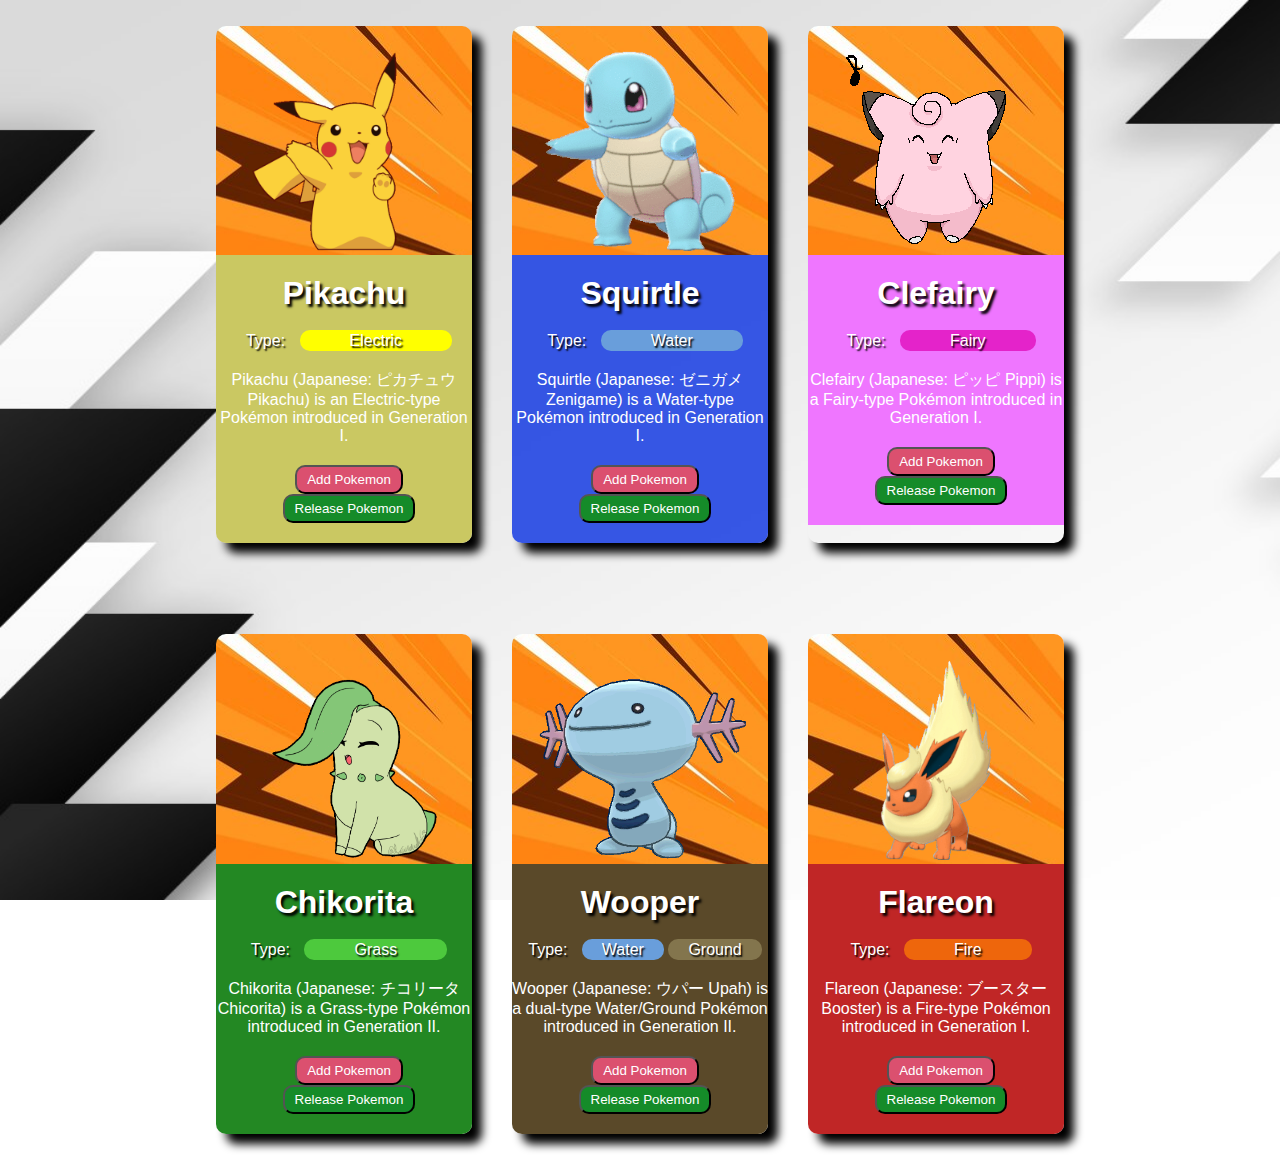
<file: Dela Cruz_tsa4.html>
<!DOCTYPE html>
<html lang="en">
<head>
    <meta charset="UTF-8">
    <meta name="viewport" content="width=device-width, initial-scale=1.0">
    <link rel = "stylesheet" href = "tsa4.css">
</head>
<body class="body">
    <div class="container">
        
        <div class="card">
            <div class="up">
                <img src="pikatiu.gif" alt="">
            </div>

            <div class="down">
                <h1 class="name"> Pikachu </h1>
                <p class="type"> Type:</p>
                <p class="typeelectric"> Electric</p>
                <p class="descrip"> Pikachu (Japanese: ピカチュウ Pikachu) is an Electric-type Pokémon introduced 
                in Generation I.</p>
                <div class="buttons">
                    <button class="add"> Add Pokemon</button>
                    <button class="release"> Release Pokemon</button>
                </div>
            </div>
        </div>

        <div class="card">
            <div class="up">
                <img src="squirtle.gif" alt="">
            </div>

            <div class="downz">
                <h1 class="name"> Squirtle </h1>
                <p class="typez"> Type:</p>
                <p class="typewater"> Water</p>
                <p class="descrip"> Squirtle (Japanese: ゼニガメ Zenigame) is a Water-type Pokémon introduced in Generation I.</p>
                <div class="button">
                    <button class="add"> Add Pokemon</button>
                    <button class="release"> Release Pokemon</button>
                </div>
            </div>
        </div>

        <div class="card">
            <div class="up">
                <img src="clefairy.gif" alt="">
            </div>
 
            <div class="downs">
                <h1 class="name"> Clefairy </h1>
                <p class="types"> Type:</p>
                <p class="typefairy"> Fairy</p>
                <p class="descrip"> Clefairy (Japanese: ピッピ Pippi) is a Fairy-type Pokémon introduced in Generation I.</p>
                <div class="buttonz">
                    <button class="add"> Add Pokemon</button>
                    <button class="release"> Release Pokemon</button>
                </div>
            </div>
        </div>

        <div class="containers">
        
            <div class="card">
                <div class="up">
                    <img src="chik.gif" alt="">
                </div>
    
                <div class="dwn">
                    <h1 class="name"> Chikorita </h1>
                    <p class="t"> Type:</p>
                    <p class="typegrass"> Grass</p>
                    <p class="descrip"> Chikorita (Japanese: チコリータ Chicorita) is a Grass-type Pokémon introduced in Generation II.</p>
                    <div class="btn">
                        <button class="add"> Add Pokemon</button>
                        <button class="release"> Release Pokemon</button>
                    </div>
                </div>
            </div>

            <div class="card">
                <div class="up">
                    <img src="wooper.gif" alt="">
                </div>
    
                <div class="dw">
                    <h1 class="name"> Wooper </h1>
                    <p class="tp"> Type:</p>
                    <p class="typewoter"> Water</p>
                    <p class="typeground"> Ground</p>
                    <p class="descrip"> Wooper (Japanese: ウパー Upah) is a dual-type Water/Ground Pokémon introduced in Generation II.</p>
                    <div class="buton">
                        <button class="add"> Add Pokemon</button>
                        <button class="release"> Release Pokemon</button>
                    </div>
                </div>
            </div>

            <div class="card">
                <div class="up">
                    <img src="flareon.gif" alt="">
                </div>
    
                <div class="d">
                    <h1 class="name"> Flareon </h1>
                    <p class="tpe"> Type:</p>
                    <p class="typefire"> Fire</p>
                    <p class="descrip"> Flareon (Japanese: ブースター Booster) is a Fire-type Pokémon introduced in Generation I.</p>
                    <div class="biton">
                        <button class="add"> Add Pokemon</button>
                        <button class="release"> Release Pokemon</button>
                    </div>
                </div>
            </div>

    </div>

    

    

    


    
</body>
</html>
</file>
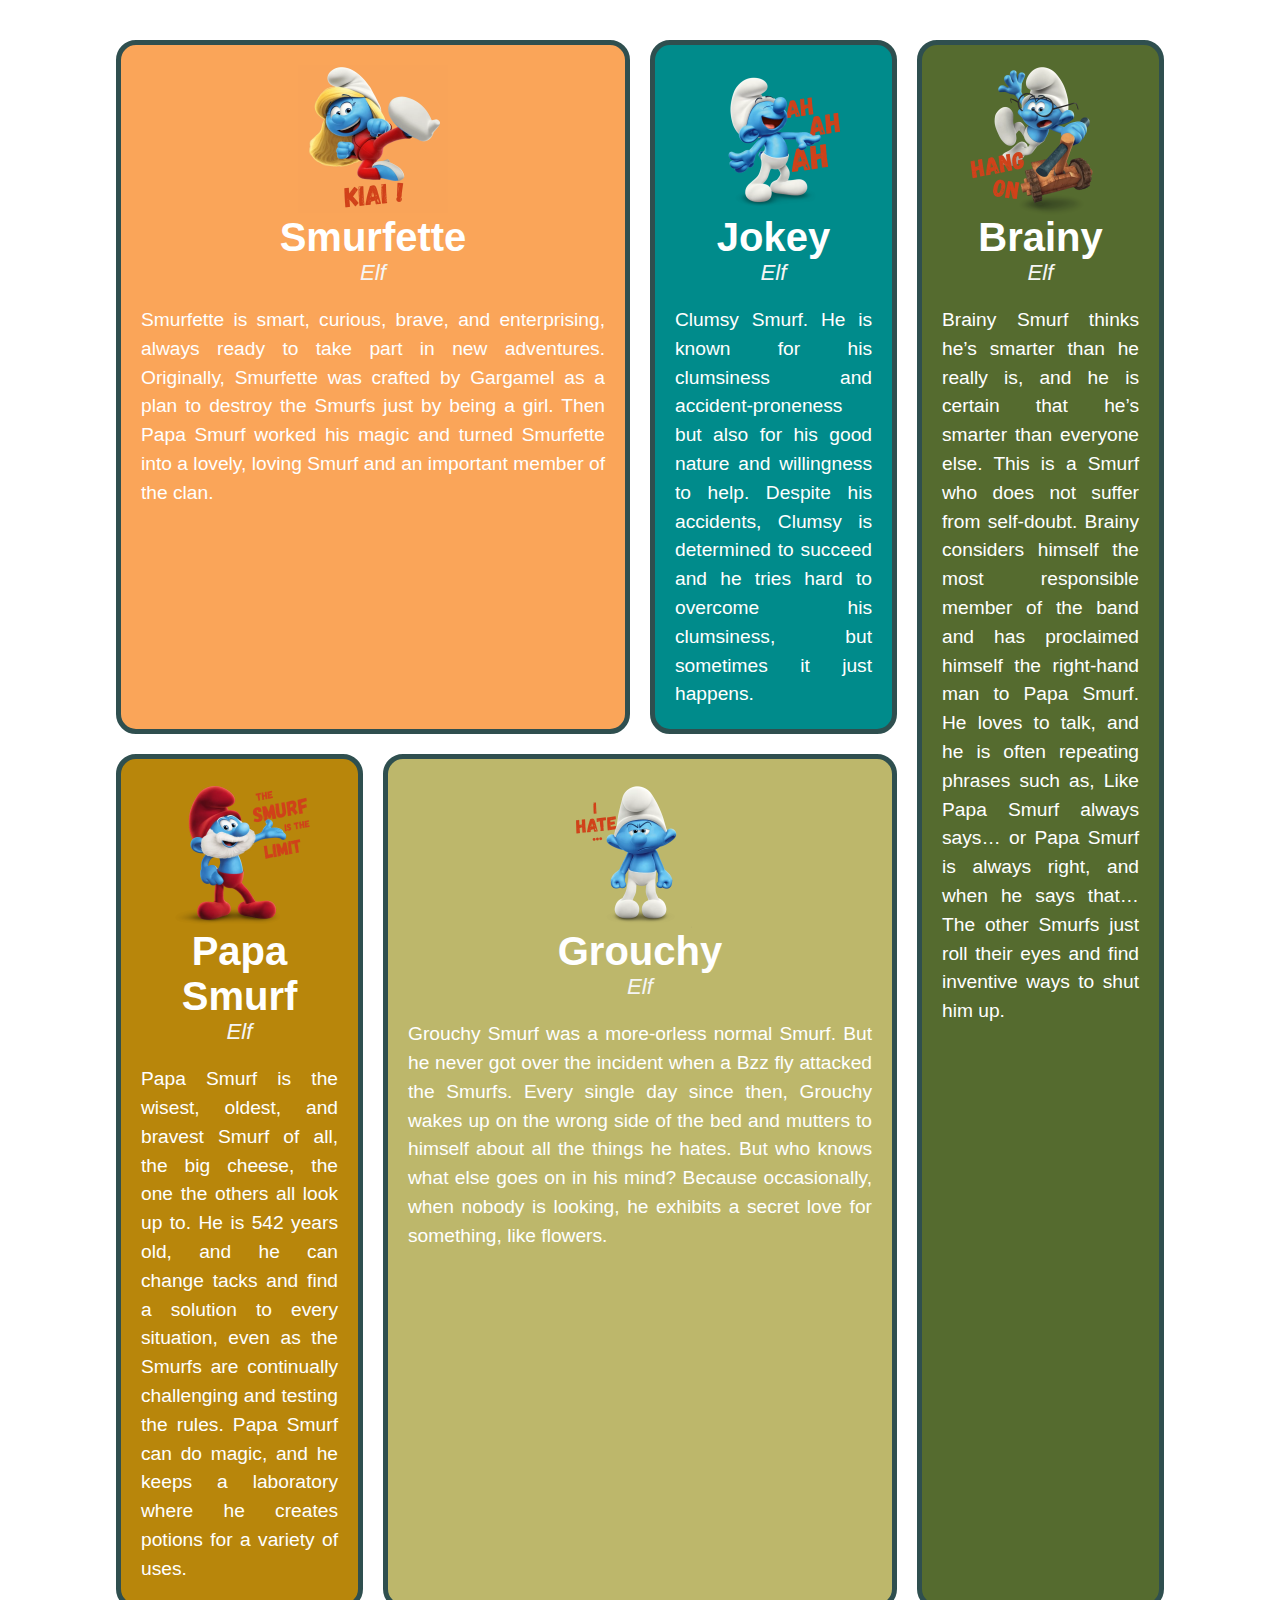
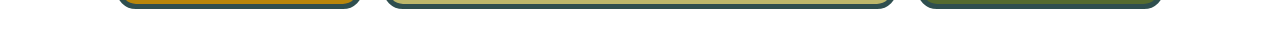
<file: Tiu_DelaCruz,B_TSA5.html>
<!DOCTYPE html>
<html lang="en">

<head>
    <meta charset="UTF-8">
    <meta name="viewport" content="width=device-width, initial-scale=1.0">
    <title>TSA5</title>
    <link rel="stylesheet" href="tsa5.css">
</head>

<body>
    <div class="smurf-container">
        <div class="item" id="smurfette">
            <div class="details">
                <img src="smurfettee.png" alt="">
                <div class="name-race">
                    <p class="name">Smurfette</p>
                    <p class="race">Elf</p>
                </div>
            </div>
            <p class="desc">Smurfette is smart, curious, brave, and enterprising, always ready to take part in new
                adventures. Originally, Smurfette was crafted by Gargamel as a plan to destroy the Smurfs just by being
                a girl. Then Papa Smurf worked his magic and turned Smurfette into a lovely, loving Smurf and an
                important member of the clan.</p>
        </div>
        <div class="item" id="jokey">
            <div class="details">
                <img src="jokes.png" alt="">
                <div class="name-race">
                    <p class="name">Jokey</p>
                    <p class="race">Elf</p>
                </div>
            </div>
            <p class="desc">Clumsy Smurf. He is known for his clumsiness and accident-proneness but also for his good
                nature and willingness to help. Despite his accidents, Clumsy is determined to succeed and he tries hard
                to overcome his clumsiness, but sometimes it just happens.</p>
        </div>
        <div class="item" id="papasmurf">
            <div class="details">
                <img src="pops.png" alt="">
                <div class="name-race">
                    <p class="name">Papa Smurf</p>
                    <p class="race">Elf</p>
                </div>
            </div>
            <p class="desc">Papa Smurf is the wisest, oldest, and bravest Smurf of all, the big cheese, the one the
                others all look up to. He is 542 years old, and he can change tacks and find a solution to every
                situation, even as the Smurfs are continually challenging and testing the rules. Papa Smurf can do
                magic, and he keeps a laboratory where he creates potions for a variety of uses.</p>
        </div>
        <div class="item" id="grouchy">
            <div class="details">
                <img src="grouchs.png" alt="">
                <div class="name-race">
                    <p class="name">Grouchy</p>
                    <p class="race">Elf</p>
                </div>
            </div>
            <p class="desc">Grouchy Smurf was a more-orless normal Smurf. But he never got over the incident when a Bzz
                fly attacked the Smurfs. Every single day since then, Grouchy wakes up on the wrong side of the bed and
                mutters to himself about all the things he hates. But who knows what else goes on in his mind? Because
                occasionally, when nobody is looking, he exhibits a secret love for something, like flowers.</p>
        </div>
        <div class="item" id="brainy">
            <div class="details">
                <img src="brains.png" alt="">
                <div class="name-race">
                    <p class="name">Brainy</p>
                    <p class="race">Elf</p>
                </div>
            </div>
            <p class="desc">Brainy Smurf thinks he’s smarter than he really is, and he is certain that he’s smarter than
                everyone else. This is a Smurf who does not suffer from self-doubt. Brainy considers himself the most
                responsible member of the band and has proclaimed himself the right-hand man to Papa Smurf. He loves to
                talk, and he is often repeating phrases such as, Like Papa Smurf always says… or Papa Smurf is always
                right, and when he says that… The other Smurfs just roll their eyes and find inventive ways to shut him
                up.</p>
        </div>
</body>

</html>
</file>
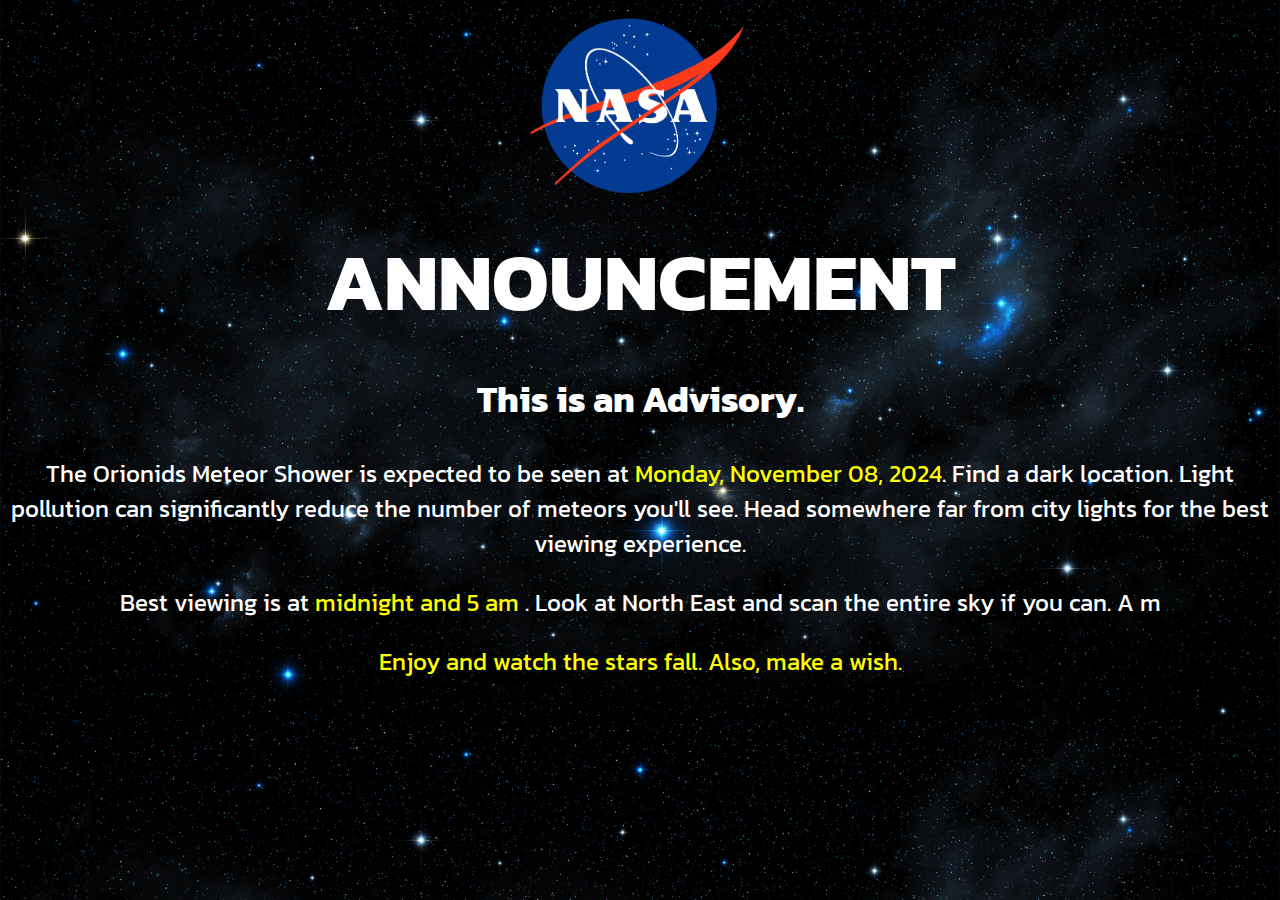
<file: Tiu_tsa3.html>
<!DOCTYPE html>
<html lang="en">

<head>
    <meta charset="UTF-8">
    <meta name="viewport" content="width=device-width, initial-scale=1.0">
    <title>Document</title>

    <link rel="stylesheet" href="Tiu_tsa3.css">
</head>

<body class="body">
    <img src="nasa.png">


    <h1 class="heading">
        ANNOUNCEMENT
    </h1>

    <h2 class="subheading">
        This is an Advisory.
    </h2>

    <p>
        The Orionids Meteor Shower is expected to be seen at <span class="berde">Monday, November 08, 2024</span>. Find
        a dark location. Light pollution can significantly reduce the number of meteors you'll see. Head somewhere far
        from city lights for the best viewing experience.
    </p>

    <p>
        Best viewing is at <span class="berde">midnight and 5 am </span>. Look at North East and scan the entire sky if you can. A m
    </p>

    <p>
        <span class="berde"> Enjoy and watch the stars fall. Also, make a wish.</span>
    </p>
</body>

</html>
</file>
<file: tsa4.css>
*{
    margin: 0;
    padding: 0;
    box-sizing: border-box;
    font-family: Arial, Helvetica, sans-serif;
}
.body{
    background-image: url(bg.jpg);
    background-size: cover;
    background-position: center;
    background-attachment: fixed;
    background-repeat: no-repeat;
}

.up{
    background-image: url(bgcard.jpg);
}

.down{

    background-color: rgb(202, 200, 98);
}

.container{
    display:flex;
    flex-wrap: wrap;
    max-width: 1500px;
    justify-content: center;
    gap: 40px;
}

.card{
    border-radius: 10px;
    overflow: hidden;
    width:20%;
    text-align: center;
    display: inline-block;
    box-shadow: 10px 10px 10px black;
    margin-top: 2%;
}

img{
    height: 200px;
    margin-top: 10%;
}

.typeelectric {
    background-color: yellow;
    display: inline;
    padding: 2px 50px;
    border-radius: 10px;
    text-shadow:1.5px 1.5px 1.5px black;
    color:white;


}
.type {
    padding: 5px 10px;
    border-radius: 5px;
    color:white;
    display: inline;
    text-shadow:1.5px 1.5px 1.5px black;
}

.name{
    color: white;
    text-shadow:2.5px 2.5px 2.5px black;
    padding: 20px 0 20px 0;
}

.buttons .add{
    background-color: rgb(219, 80, 111);
    margin-left: 10px;
    border-radius: 10px;
    padding: 5px 10px;
    color:white;
}
.buttons .add:hover{
    opacity: 0.7;
}
.buttons .release{
    background-color: rgb(21, 139, 41);
    margin-left: 10px;
    border-radius: 10px;
    padding: 5px 10px;
    color:white;
}
.buttons .release:hover{
    opacity: 0.7;
}
.buttons{
    padding: 0 0 20px 0;
}

.descrip{
    padding: 20px 0 20px 0;
    color: white;
}


.button .add{
    background-color: rgb(219, 80, 111);
    margin-left: 10px;
    border-radius: 10px;
    padding: 5px 10px;
    color:white;
}
.button .add:hover{
    opacity: 0.7;
}
.button .release{
    background-color: rgb(21, 139, 41);
    margin-left: 10px;
    border-radius: 10px;
    padding: 5px 10px;
    color:white;
}
.button .release:hover{
    opacity: 0.7;
}
.button{
    padding: 0 0 20px 0;
}
.typez {
    padding: 5px 10px;
    border-radius: 5px;
    color:white;
    display: inline;
    text-shadow:1.5px 1.5px 1.5px black;
}
.typewater {
    background-color: rgb(105, 158, 219);
    display: inline;
    padding: 2px 50px;
    border-radius: 10px;
    color:white;
    text-shadow:1.5px 1.5px 1.5px black;
}
.downz{
    background-color: rgba(24, 61, 226, 0.863);
}


.buttonz .add{
    background-color: rgb(219, 80, 111);
    margin-left: 10px;
    border-radius: 10px;
    padding: 5px 10px;
    color:white;
}
.buttonz .add:hover{
    opacity: 0.7;
}
.buttonz .release{
    background-color: rgb(21, 139, 41);
    margin-left: 10px;
    border-radius: 10px;
    padding: 5px 10px;
    color:white;
}
.buttonz .release:hover{
    opacity: 0.7;
}
.buttonz{
    padding: 0 0 20px 0;
}
.types {
    padding: 5px 10px;
    border-radius: 5px;
    color:white;
    display: inline;
    text-shadow:1.5px 1.5px 1.5px black;
}
.typefairy {
    background-color: rgb(228, 35, 202);
    display: inline;
    padding: 2px 50px;
    border-radius: 10px;
    color:white;
    text-shadow:1.5px 1.5px 1.5px black;
}
.downs{
    background-color: rgb(239, 118, 255);
}



.containers{
    display:flex;
    flex-wrap: wrap;
    max-width: 1500px;
    justify-content: center;
    gap: 40px;
}

.card{
    border-radius: 10px;
    overflow: hidden;
    width:20%;
    text-align: center;
    display: inline-block;
    box-shadow: 10px 10px 10px black;
    margin-bottom: 2%;
}

img{
    height: 200px;
    margin-top: 10%;
}

.typegrass {
    background-color: rgb(77, 201, 61);
    display: inline;
    padding: 2px 50px;
    border-radius: 10px;
    text-shadow:1.5px 1.5px 1.5px black;
    color:white;
}

.dwn{
    background-color: rgb(35, 136, 35);
}

.t {
    padding: 5px 10px;
    border-radius: 5px;
    color:white;
    display: inline;
    text-shadow:1.5px 1.5px 1.5px black;
}

.name{
    color: white;
    text-shadow:2.5px 2.5px 2.5px black;
    padding: 20px 0 20px 0;
}

.btn .add{
    background-color: rgb(219, 80, 111);
    margin-left: 10px;
    border-radius: 10px;
    padding: 5px 10px;
    color:white;
}
.btn .add:hover{
    opacity: 0.7;
}
.btn .release{
    background-color: rgb(21, 139, 41);
    margin-left: 10px;
    border-radius: 10px;
    padding: 5px 10px;
    color:white;
}
.btn .release:hover{
    opacity: 0.7;
}
.btn{
    padding: 0 0 20px 0;
}

.descrip{
    padding: 20px 0 20px 0;
    color: white;
}


.buton .add{
    background-color: rgb(219, 80, 111);
    margin-left: 10px;
    border-radius: 10px;
    padding: 5px 10px;
    color:white;
}
.buton .add:hover{
    opacity: 0.7;
}
.buton .release{
    background-color: rgb(21, 139, 41);
    margin-left: 10px;
    border-radius: 10px;
    padding: 5px 10px;
    color:white;
}
.buton .release:hover{
    opacity: 0.7;
}
.buton{
    padding: 0 0 20px 0;
}
.tp {
    padding: 5px 10px;
    border-radius: 5px;
    color:white;
    display: inline;
    text-shadow:1.5px 1.5px 1.5px black;
}
.typewoter {
    background-color: rgb(105, 158, 219);
    display: inline;
    padding: 2px 20px;
    border-radius: 10px;
    color:white;
    text-shadow:1.5px 1.5px 1.5px black;
}
.typeground {
    background-color: rgb(131, 117, 77);
    display: inline;
    padding: 2px 20px;
    border-radius: 10px;
    color:white;
    text-shadow:1.5px 1.5px 1.5px black;
}
.dw{
    background-color: rgb(90, 73, 41);
}


.biton .add{
    background-color: rgb(219, 80, 111);
    margin-left: 10px;
    border-radius: 10px;
    padding: 5px 10px;
    color:white;
}
.biton .add:hover{
    opacity: 0.7;
}
.biton .release{
    background-color: rgb(21, 139, 41);
    margin-left: 10px;
    border-radius: 10px;
    padding: 5px 10px;
    color:white;
}
.biton .release:hover{
    opacity: 0.7;
}
.biton{
    padding: 0 0 20px 0;
}
.tpe {
    padding: 5px 10px;
    border-radius: 5px;
    color:white;
    display: inline;
    text-shadow:1.5px 1.5px 1.5px black;
}
.typefire {
    background-color: rgb(238, 102, 12);
    display: inline;
    padding: 2px 50px;
    border-radius: 10px;
    color:white;
    text-shadow:1.5px 1.5px 1.5px black;
}
.d{
    background-color: rgba(182, 3, 3, 0.863);
}
</file>
<file: tsa5.css>
*{
    padding: 0;
    margin: 0;
    box-sizing: border-box;
    font-family:'Gill Sans', 'Gill Sans MT', Calibri, 'Trebuchet MS', sans-serif;
}
.smurf-container{
    width: 85vw;
    margin: 20px auto;
    padding: 20px;
    display: grid;
    grid-template-columns: repeat(4, 1fr);
    flex-wrap: wrap;
    gap: 20px;
    
}

.item{
    border: 5px solid #2F4F4F;
    border-radius: 20px;
    display: flex;
    flex-direction: column;
    color: rgb(255, 255, 255);
    padding: 20px;
    gap: 20px;
}

.name{
    font-size: 2.5rem;
    font-weight:600;
}

#smurfette .details, #jokey .details, #papasmurf .details, #grouchy .details, #brainy .details{
    display: flex;
    justify-content:center ;
    align-items: center;
    flex-direction: column;
}


.race{
    font-size: 1.4rem;
    color: whitesmoke;
    font-style: italic;
}

.desc{
    text-align: justify;
    line-height: 1.5;
    font-size: 1.2rem;
}

.details{
    text-align: center;
    display: flex;
}

/* #clums, #grouch{
    width: 133px;
} */

img{
    width: 150px;
}

#smurfette{
    background-color: #FAA559;
    grid-column: 1/3;
    grid-row: 1/2;
}

#jokey{
    background-color: darkcyan;

}

#papasmurf{
    background-color: darkgoldenrod;

}

#grouchy{
    background-color: darkkhaki;
    grid-column: 2/4;
    grid-row: 2/3;
}

#brainy{
    background-color: darkolivegreen;
    grid-column: 4/5;
    grid-row: 1/3;
}

@media (max-width:995px){
    .smurf-container{
        grid-template-columns: 1fr 1fr;
    }

    #smurfette{
        grid-column: 1/2;
        grid-row: 1/2;
    }

    #jokey{
        grid-column: 2/3;
        grid-row: 1/2;
    }

    #papasmurf{
        grid-column: 1/2;
        grid-row: 2/3;
    }

    #grouchy{
        grid-column: 2/3;
        grid-row: 2/3;
    }

    #brainy{
        grid-column: 1/3;
        grid-row: 3/4;

    }
    #brainy .details{
        display: flex;
        justify-content:center ;
        align-items: center;
        flex-direction: column;
        flex-direction:row;
}
}

@media (max-width:750px){
    .smurf-container{
        grid-template-columns:1fr;
    }

    #smurfette{
        grid-column: 1/2;
        grid-row: 1/2;
    }

    #jokey{
        grid-column: 1/2;
        grid-row: 2/3;
    }

    #papasmurf{
        grid-column: 1/2;
        grid-row: 3/4;
    }

    #grouchy{
        grid-column: 1/2;
        grid-row: 4/5;
    }

    #brainy{
        grid-column: 1/2;
        grid-row: 5/6;

    }
    #smurfette .details, #jokey .details, #papasmurf .details, #grouchy .details, #brainy .details{
        display: flex;
        justify-content:center ;
        align-items: center;
        flex-direction: column;
        flex-direction:row;
    }
}
</file>
<file: Tiu_tsa3.css>
@import url('https://fonts.googleapis.com/css2?family=Kanit:ital,wght@0,100;0,200;0,300;0,400;0,500;0,600;0,700;0,800;0,900;1,100;1,200;1,300;1,400;1,500;1,600;1,700;1,800;1,900&display=swap');

.heading {
    font-size: 5rem;
    margin-top: 5px;
    margin-bottom: 5px
}

.subheading{
    font-size: 3rem,
}

.body {
    text-align: center;
    background-image: url(galaxy.jpg);
    background-size: cover;
    color: white;
    font-family: Kanit;
    font-size: 1.5rem;
}

.berde {
    color: yellow;
}

img {
    height: 200px;
}
</file>
